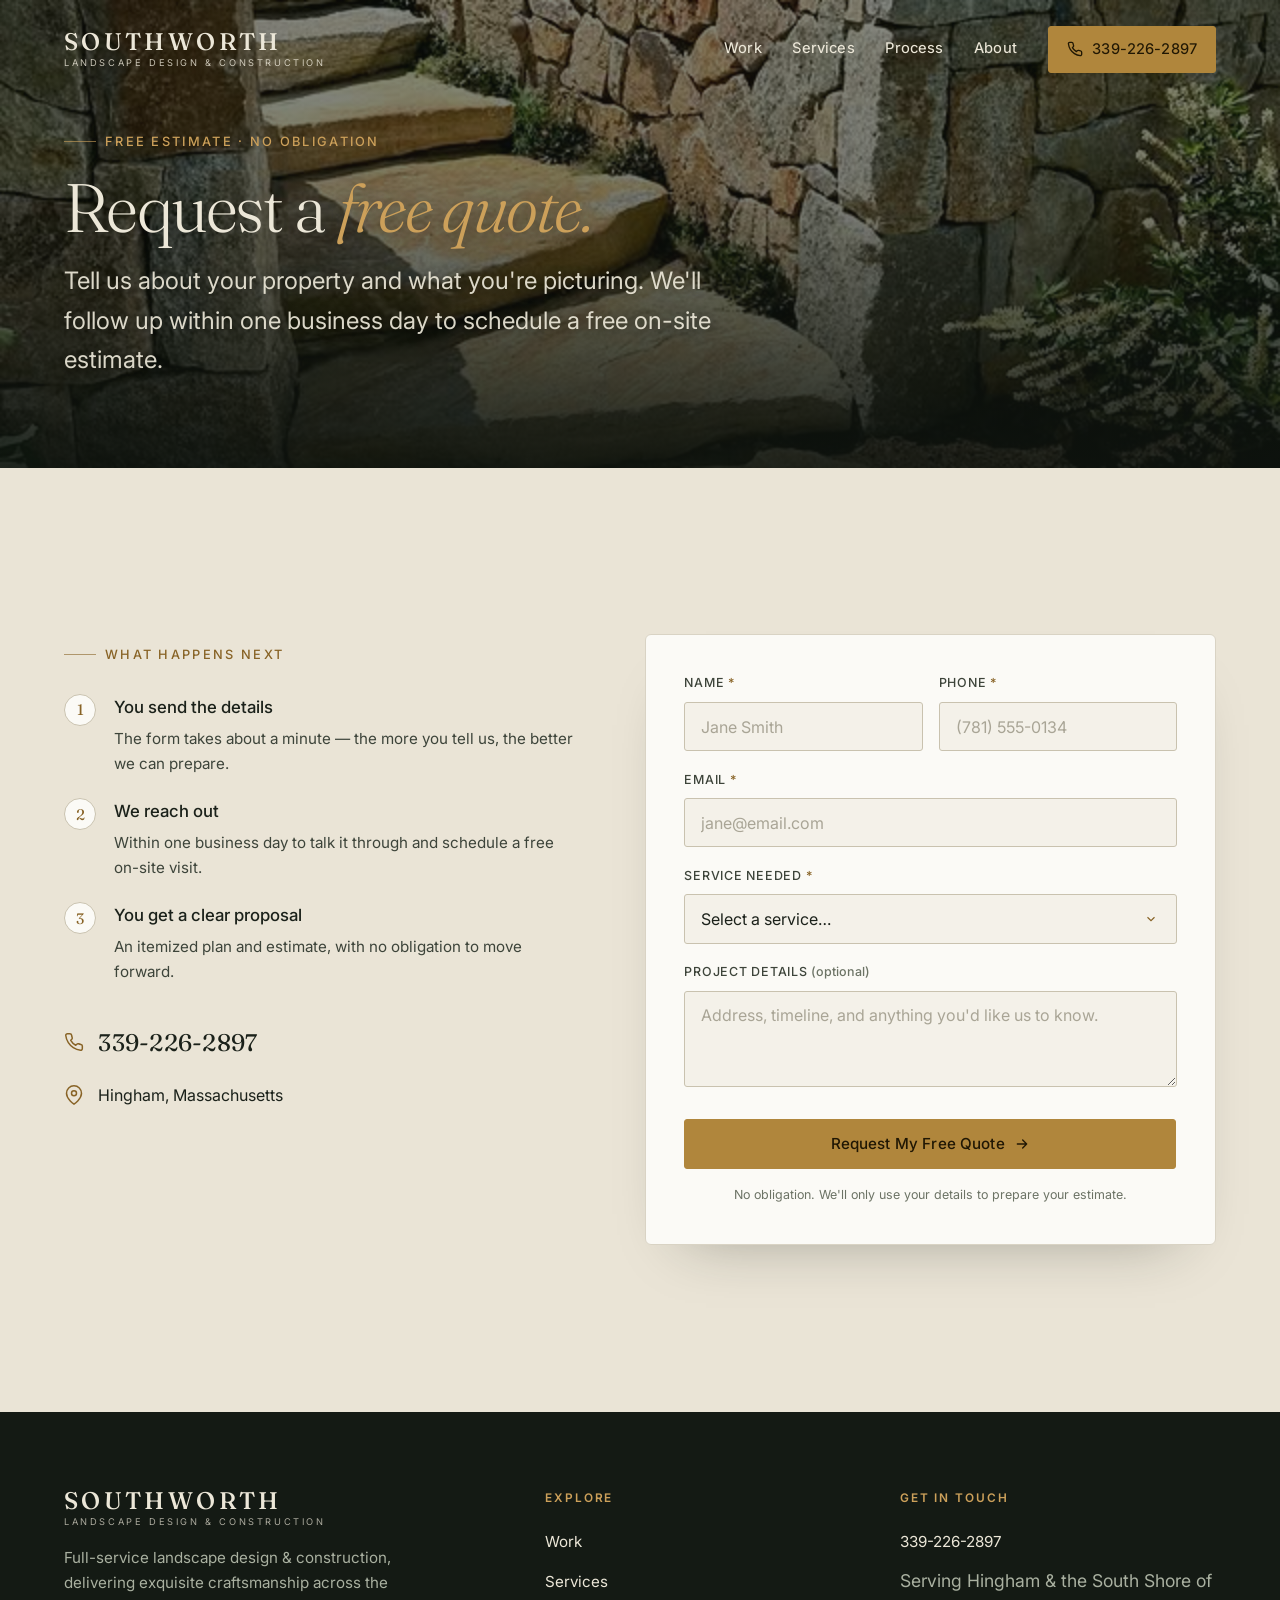
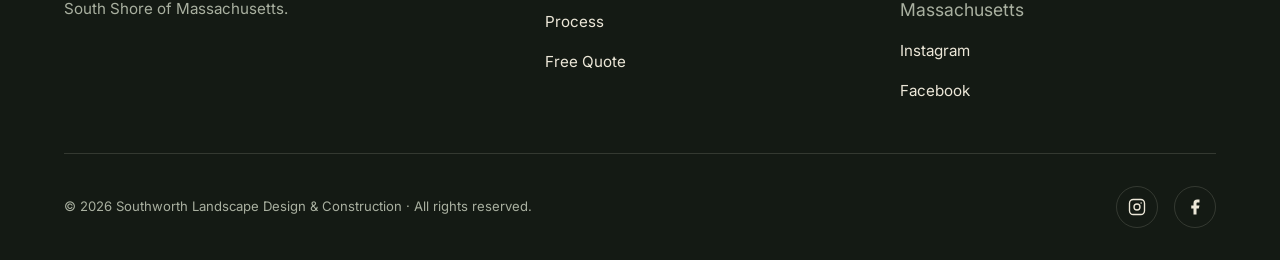
<file: quote.html>
<!DOCTYPE html>
<html lang="en">
<head>
<meta charset="UTF-8" />
<meta name="viewport" content="width=device-width, initial-scale=1" />
<title>Request a Free Quote — Southworth Landscape Design &amp; Construction</title>
<meta name="description" content="Request a free, no-obligation estimate from Southworth Landscape Design & Construction — landscaping, lighting, stonework, and site work on the South Shore of Massachusetts." />
<meta name="robots" content="index,follow" />
<meta property="og:title" content="Request a Free Quote — Southworth Landscape" />
<meta property="og:description" content="Tell us about your property and we'll put together a free, no-obligation estimate — usually within one business day." />
<meta property="og:image" content="assets/img/ig02_outdoorliving.jpg" />
<meta property="og:type" content="website" />
<meta name="theme-color" content="#141A14" />
<link rel="icon" href="data:image/svg+xml,%3Csvg xmlns='http://www.w3.org/2000/svg' viewBox='0 0 32 32'%3E%3Crect width='32' height='32' rx='6' fill='%23141A14'/%3E%3Ctext x='16' y='23' font-family='Georgia,serif' font-size='20' font-weight='600' fill='%23B0863C' text-anchor='middle'%3ES%3C/text%3E%3C/svg%3E" />

<link rel="preconnect" href="https://fonts.googleapis.com" />
<link rel="preconnect" href="https://fonts.gstatic.com" crossorigin />
<link rel="preload" as="image" href="assets/img/ig02_outdoorliving.jpg" />
<link href="https://fonts.googleapis.com/css2?family=Fraunces:ital,opsz,wght@0,9..144,300;0,9..144,400;0,9..144,500;1,9..144,300;1,9..144,400&family=Inter:wght@300;400;500;600&display=swap" rel="stylesheet" />
<link rel="stylesheet" href="css/styles.css" />
</head>
<body>

<!-- ============================================================= HEADER -->
<header class="header" id="header">
  <a href="index.html" class="brandmark" aria-label="Southworth Landscape — home">
    <span class="name">SOUTHWORTH</span>
    <span class="sub">Landscape Design &amp; Construction</span>
  </a>

  <nav class="nav" id="nav" aria-label="Primary">
    <div class="nav-links">
      <a href="index.html#work" class="ulink">Work</a>
      <a href="index.html#services" class="ulink">Services</a>
      <a href="index.html#process" class="ulink">Process</a>
      <a href="index.html#about" class="ulink">About</a>
    </div>
    <a href="#" class="btn btn--primary header-cta phone-link">
      <svg width="16" height="16" viewBox="0 0 24 24" fill="none" stroke="currentColor" stroke-width="2" stroke-linecap="round" stroke-linejoin="round"><path d="M22 16.92v3a2 2 0 0 1-2.18 2 19.79 19.79 0 0 1-8.63-3.07 19.5 19.5 0 0 1-6-6 19.79 19.79 0 0 1-3.07-8.67A2 2 0 0 1 4.11 2h3a2 2 0 0 1 2 1.72c.13.96.36 1.9.7 2.81a2 2 0 0 1-.45 2.11L8.09 9.91a16 16 0 0 0 6 6l1.27-1.27a2 2 0 0 1 2.11-.45c.9.34 1.85.57 2.81.7A2 2 0 0 1 22 16.92z"/></svg>
      <span class="phone-text">339-226-2897</span>
    </a>
  </nav>

  <button class="menu-btn" id="menuBtn" aria-label="Menu" aria-expanded="false" aria-controls="nav"><span></span></button>
</header>

<main id="top">

  <!-- ==================================================== QUOTE HERO -->
  <section class="qhero">
    <img src="assets/img/ig02_outdoorliving.jpg" alt="Natural stone steps and fieldstone walls by Southworth Landscape" />
    <div class="qhero__inner">
      <span class="eyebrow">Free estimate · No obligation</span>
      <h1>Request a <em>free quote.</em></h1>
      <p>Tell us about your property and what you're picturing. We'll follow up within one business day to schedule a free on-site estimate.</p>
    </div>
  </section>

  <!-- ==================================================== QUOTE FORM -->
  <section class="section quote">
    <div class="wrap">
      <div class="quote__grid">
        <div class="quote__aside" data-reveal>
          <span class="eyebrow">What happens next</span>
          <ol class="expect">
            <li><span>1</span><div><strong>You send the details</strong><p>The form takes about a minute — the more you tell us, the better we can prepare.</p></div></li>
            <li><span>2</span><div><strong>We reach out</strong><p>Within one business day to talk it through and schedule a free on-site visit.</p></div></li>
            <li><span>3</span><div><strong>You get a clear proposal</strong><p>An itemized plan and estimate, with no obligation to move forward.</p></div></li>
          </ol>
          <div class="quote__contact">
            <a href="#" class="ulink phone-link">
              <svg width="20" height="20" viewBox="0 0 24 24" fill="none" stroke="currentColor" stroke-width="1.8" stroke-linecap="round" stroke-linejoin="round"><path d="M22 16.92v3a2 2 0 0 1-2.18 2 19.79 19.79 0 0 1-8.63-3.07 19.5 19.5 0 0 1-6-6 19.79 19.79 0 0 1-3.07-8.67A2 2 0 0 1 4.11 2h3a2 2 0 0 1 2 1.72c.13.96.36 1.9.7 2.81a2 2 0 0 1-.45 2.11L8.09 9.91a16 16 0 0 0 6 6l1.27-1.27a2 2 0 0 1 2.11-.45c.9.34 1.85.57 2.81.7A2 2 0 0 1 22 16.92z"/></svg>
              <span class="big phone-text">339-226-2897</span>
            </a>
            <div>
              <svg width="20" height="20" viewBox="0 0 24 24" fill="none" stroke="currentColor" stroke-width="1.8" stroke-linecap="round" stroke-linejoin="round"><path d="M21 10c0 7-9 13-9 13s-9-6-9-13a9 9 0 0 1 18 0z"/><circle cx="12" cy="10" r="3"/></svg>
              <span class="loc-text">Hingham, Massachusetts</span>
            </div>
          </div>
        </div>

        <div data-reveal>
          <form class="form" id="quoteForm" novalidate>
            <div class="field-row">
              <div class="field">
                <label for="name">Name <span class="req">*</span></label>
                <input type="text" id="name" name="name" autocomplete="name" required placeholder="Jane Smith" />
                <div class="field__err">Please enter your name.</div>
              </div>
              <div class="field">
                <label for="phone">Phone <span class="req">*</span></label>
                <input type="tel" id="phone" name="phone" autocomplete="tel" required inputmode="tel" placeholder="(781) 555-0134" />
                <div class="field__err">Please enter a valid phone number.</div>
              </div>
            </div>

            <div class="field">
              <label for="email">Email <span class="req">*</span></label>
              <input type="email" id="email" name="email" autocomplete="email" required placeholder="jane@email.com" />
              <div class="field__err">Please enter a valid email address.</div>
            </div>

            <div class="field">
              <label for="service">Service needed <span class="req">*</span></label>
              <select id="service" name="service" required>
                <option value="" selected disabled>Select a service…</option>
                <!-- options from config.js -->
              </select>
              <div class="field__err">Please choose a service.</div>
            </div>

            <div class="field" id="otherWrap">
              <label for="otherService">Tell us what you need <span class="req">*</span></label>
              <input type="text" id="otherService" name="other_service" placeholder="e.g. drainage, patio, full property design…" />
              <div class="field__err">Please describe what you need.</div>
            </div>

            <div class="field">
              <label for="message">Project details <span style="text-transform:none;letter-spacing:0;color:var(--ink-3)">(optional)</span></label>
              <textarea id="message" name="message" placeholder="Address, timeline, and anything you'd like us to know."></textarea>
            </div>

            <button type="submit" class="btn btn--primary form__submit" id="submitBtn">
              <span class="label">Request My Free Quote</span>
              <svg class="arrow" width="16" height="16" viewBox="0 0 24 24" fill="none" stroke="currentColor" stroke-width="2" stroke-linecap="round" stroke-linejoin="round"><path d="M5 12h14M13 6l6 6-6 6"/></svg>
            </button>
            <p class="form__note">No obligation. We'll only use your details to prepare your estimate.</p>
            <div class="form__status" id="formStatus" role="status" aria-live="polite"></div>
          </form>
        </div>
      </div>
    </div>
  </section>
</main>

<!-- ============================================================= FOOTER -->
<footer class="footer">
  <div class="wrap">
    <div class="footer__top">
      <div>
        <a href="index.html" class="brandmark">
          <span class="name">SOUTHWORTH</span>
          <span class="sub">Landscape Design &amp; Construction</span>
        </a>
        <p class="footer__tag">Full-service landscape design &amp; construction, delivering exquisite craftsmanship across the South Shore of Massachusetts.</p>
      </div>
      <div>
        <h4>Explore</h4>
        <ul>
          <li><a href="index.html#work" class="ulink">Work</a></li>
          <li><a href="index.html#services" class="ulink">Services</a></li>
          <li><a href="index.html#process" class="ulink">Process</a></li>
          <li><a href="quote.html" class="ulink">Free Quote</a></li>
        </ul>
      </div>
      <div>
        <h4>Get in touch</h4>
        <ul id="footContact"><!-- from config.js --></ul>
      </div>
    </div>
    <div class="footer__bottom">
      <span id="copy">© Southworth Landscape Design &amp; Construction</span>
      <div class="footer__social" id="footSocial"><!-- from config.js --></div>
    </div>
  </div>
</footer>

<script src="config.js"></script>
<script src="js/main.js"></script>
</body>
</html>
</file>
<file: css/styles.css>
/* =============================================================================
   SOUTHWORTH LANDSCAPE — Premium craft stylesheet
   Palette derived from the brand's own work: fieldstone brass, granite grey,
   deep evergreen, warm bone. Type: Fraunces (display) + Inter (UI/body).
   ============================================================================= */

/* ----------------------------------------------------------------- TOKENS -- */
:root {
  /* surfaces */
  --ground:   #F4F1E9;   /* warm bone — dominant light surface */
  --ground-2: #EAE4D6;   /* deeper bone — alternating sections */
  --paper:    #FBFAF6;   /* lightest — cards */
  /* ink */
  --ink:   #1B211A;      /* off-black, warm green-black */
  --ink-2: #3D443A;      /* secondary text */
  --ink-3: #6C7365;      /* muted / captions */
  /* deep (dark sections) */
  --deep:   #141A14;     /* deep pine near-black */
  --deep-2: #1E2A1F;     /* pine */
  --on-deep:   #ECE7D8;  /* text on dark */
  --on-deep-2: #A9B0A0;  /* muted text on dark */
  /* accent — aged brass (also ties to landscape lighting) */
  --brass:      #B0863C;
  --brass-2:    #CCA05A; /* lighter, for dark backgrounds */
  --brass-deep: #886326; /* accent text on light (AA) */
  /* lines */
  --line:      #D9D3C4;
  --line-2:    #C9C2AF;
  --line-dark: rgba(236,231,216,.15);

  /* type */
  --serif: "Fraunces", "Times New Roman", Georgia, serif;
  --sans:  "Inter", system-ui, -apple-system, "Segoe UI", Roboto, sans-serif;

  /* fluid type scale (~1.28 ratio) */
  --fs-eyebrow: clamp(.72rem, .68rem + .2vw, .8rem);
  --fs-body:    clamp(1rem, .96rem + .25vw, 1.1rem);
  --fs-lead:    clamp(1.18rem, 1.05rem + .6vw, 1.5rem);
  --fs-h3:      clamp(1.35rem, 1.15rem + .9vw, 1.9rem);
  --fs-h2:      clamp(2rem, 1.4rem + 2.6vw, 3.6rem);
  --fs-display: clamp(2.9rem, 1.4rem + 6.4vw, 6.6rem);

  /* spacing */
  --pad-x: clamp(1.25rem, 5vw, 6rem);
  --section: clamp(5.5rem, 4rem + 8vw, 11rem);
  --maxw: 1280px;

  /* motion */
  --ease-expo:  cubic-bezier(.16, 1, .3, 1);
  --ease-quart: cubic-bezier(.25, 1, .5, 1);
  --ease-soft:  cubic-bezier(.4, 0, .2, 1);

  --radius: 3px;
}

/* ----------------------------------------------------------------- RESET -- */
*, *::before, *::after { box-sizing: border-box; }
html { -webkit-text-size-adjust: 100%; scroll-behavior: smooth; }
@media (prefers-reduced-motion: reduce) { html { scroll-behavior: auto; } }

body {
  margin: 0;
  font-family: var(--sans);
  font-size: var(--fs-body);
  line-height: 1.65;
  color: var(--ink);
  background: var(--ground);
  -webkit-font-smoothing: antialiased;
  text-rendering: optimizeLegibility;
  overflow-x: hidden;
}
img, video { max-width: 100%; display: block; }
a { color: inherit; text-decoration: none; }
button { font-family: inherit; cursor: pointer; }
::selection { background: var(--brass); color: #fff; }

h1, h2, h3 { font-family: var(--serif); font-weight: 400; margin: 0;
  letter-spacing: -.02em; line-height: 1.05; }

/* ----------------------------------------------------------- LAYOUT UTILS -- */
.wrap { width: 100%; max-width: var(--maxw); margin-inline: auto;
  padding-inline: var(--pad-x); }
.section { padding-block: var(--section); }
/* offset anchor jumps so section tops clear the fixed header */
section[id], #top { scroll-margin-top: 84px; }

.eyebrow {
  display: inline-flex; align-items: center; gap: .7em;
  font-family: var(--sans); font-size: var(--fs-eyebrow); font-weight: 500;
  text-transform: uppercase; letter-spacing: .18em; color: var(--brass-deep);
}
.eyebrow::before {
  content: ""; width: 2rem; height: 1px; background: currentColor; opacity: .6;
}
.eyebrow.center::before { display: none; }

.lead { font-size: var(--fs-lead); line-height: 1.5; color: var(--ink-2);
  max-width: 34ch; }
p { max-width: 65ch; }

/* buttons ------------------------------------------------------------------ */
.btn {
  --bg: var(--ink); --fg: var(--ground);
  display: inline-flex; align-items: center; gap: .6em;
  padding: .95em 1.6em; font-family: var(--sans); font-size: .95rem;
  font-weight: 500; letter-spacing: .01em; color: var(--fg);
  background: var(--bg); border: 1px solid var(--bg); border-radius: var(--radius);
  transition: background .4s var(--ease-soft), color .4s var(--ease-soft),
              border-color .4s var(--ease-soft), transform .4s var(--ease-expo);
  will-change: transform;
}
.btn .arrow { transition: transform .45s var(--ease-expo); }
.btn:hover .arrow { transform: translateX(5px); }
.btn:focus-visible { outline: 2px solid var(--brass); outline-offset: 3px; }

.btn--primary { --bg: var(--brass); --fg: #201704; }
.btn--primary:hover { --bg: #9E7730; }

.btn--ghost {
  --bg: transparent; --fg: var(--ink); border-color: var(--line-2);
}
.btn--ghost:hover { --fg: var(--ink); border-color: var(--ink); }

.btn--on-dark.btn--ghost { --fg: var(--on-deep); border-color: rgba(236,231,216,.35); }
.btn--on-dark.btn--ghost:hover { border-color: var(--on-deep); }

/* animated underline link -------------------------------------------------- */
.ulink { position: relative; padding-bottom: 2px; }
.ulink::after {
  content: ""; position: absolute; left: 0; bottom: 0; height: 1px; width: 100%;
  background: currentColor; transform: scaleX(0); transform-origin: right;
  transition: transform .5s var(--ease-expo);
}
.ulink:hover::after { transform: scaleX(1); transform-origin: left; }

/* =============================================================== HEADER === */
.header {
  position: fixed; inset: 0 0 auto 0; z-index: 100;
  display: flex; align-items: center; justify-content: space-between;
  gap: 2rem; padding: clamp(1rem, 2vw, 1.6rem) var(--pad-x);
  color: var(--on-deep);
  transition: background .6s var(--ease-soft), color .6s var(--ease-soft),
              padding .6s var(--ease-soft), box-shadow .6s var(--ease-soft),
              border-color .6s var(--ease-soft);
  border-bottom: 1px solid transparent;
}
.header.scrolled {
  background: rgba(244,241,233,.86);
  -webkit-backdrop-filter: blur(14px); backdrop-filter: blur(14px);
  color: var(--ink); border-bottom-color: var(--line);
  padding-block: clamp(.7rem, 1.4vw, 1rem);
}
.brandmark { display: flex; flex-direction: column; line-height: 1; }
.brandmark .name {
  font-family: var(--serif); font-size: clamp(1.15rem, 1rem + .8vw, 1.5rem);
  letter-spacing: .14em; font-weight: 500;
}
.brandmark .sub {
  font-family: var(--sans); font-size: .58rem; letter-spacing: .28em;
  text-transform: uppercase; margin-top: .45em; opacity: .82;
}
.nav { display: flex; align-items: center; gap: clamp(1.4rem, 2.4vw, 2.6rem); }
.nav a { font-family: var(--sans); font-size: .92rem; font-weight: 450;
  letter-spacing: .01em; }
.nav .btn { padding: .7em 1.25em; }
.nav-links { display: flex; align-items: center; gap: clamp(1.4rem, 2.4vw, 2.6rem); }

.header .header-cta { display: inline-flex; }

/* mobile menu toggle */
.menu-btn {
  display: none; background: none; border: 0; color: inherit;
  width: 44px; height: 44px; margin: -10px -10px -10px 0;
  align-items: center; justify-content: center;
}
.menu-btn span { position: relative; width: 24px; height: 1.5px; background: currentColor;
  transition: background .3s; }
.menu-btn span::before, .menu-btn span::after {
  content: ""; position: absolute; left: 0; width: 24px; height: 1.5px;
  background: currentColor; transition: transform .4s var(--ease-expo), top .3s; }
.menu-btn span::before { top: -7px; }
.menu-btn span::after  { top: 7px; }
body.menu-open .menu-btn span { background: transparent; }
body.menu-open .menu-btn span::before { top: 0; transform: rotate(45deg); }
body.menu-open .menu-btn span::after  { top: 0; transform: rotate(-45deg); }

/* =================================================================== HERO === */
.hero { position: relative; min-height: 100svh; display: flex; align-items: flex-end;
  overflow: hidden; color: var(--on-deep); isolation: isolate; }
.hero__media { position: absolute; inset: 0; z-index: -2; }
.hero__media video, .hero__media img {
  width: 100%; height: 100%; object-fit: cover; object-position: center;
}
/* legibility gradient — not a flat black */
.hero__scrim {
  position: absolute; inset: 0; z-index: -1;
  background:
    linear-gradient(to top, rgba(14,19,14,.90) 0%, rgba(14,19,14,.62) 30%, rgba(14,19,14,.36) 54%, rgba(14,19,14,.20) 74%, rgba(14,19,14,.48) 100%);
}
.hero__inner { width: 100%; max-width: var(--maxw); margin-inline: auto;
  padding: 0 var(--pad-x) clamp(3.5rem, 8vh, 7rem); }
.hero__eyebrow { color: var(--brass-2); margin-bottom: 1.4rem; }
.hero__eyebrow::before { background: var(--brass-2); opacity: .8; }
.hero h1 {
  font-size: var(--fs-display); font-weight: 300; max-width: 16ch;
  letter-spacing: -.025em; text-wrap: balance;
  text-shadow: 0 2px 28px rgba(8,12,8,.55), 0 1px 2px rgba(8,12,8,.42);
}
.hero h1 em { font-style: italic; color: var(--brass-2); }
.hero__sub { margin: 1.6rem 0 2.4rem; font-size: var(--fs-lead); line-height: 1.5;
  color: rgba(236,231,216,.9); max-width: 46ch; font-weight: 350;
  text-shadow: 0 1px 14px rgba(8,12,8,.55); }
.hero__eyebrow { text-shadow: 0 1px 10px rgba(8,12,8,.5); }
.hero__cta { display: flex; flex-wrap: wrap; gap: 1rem; align-items: center; }

.scrollcue { position: absolute; left: 50%; bottom: 1.4rem; transform: translateX(-50%);
  z-index: 2; display: flex; flex-direction: column; align-items: center; gap: .6rem;
  font-size: .62rem; letter-spacing: .25em; text-transform: uppercase;
  color: rgba(236,231,216,.7); }
.scrollcue .line { width: 1px; height: 46px; background: linear-gradient(var(--brass-2), transparent);
  animation: cue 2.4s var(--ease-soft) infinite; transform-origin: top; }
@keyframes cue { 0%,100%{ transform: scaleY(.35); opacity:.4 } 50%{ transform: scaleY(1); opacity:1 } }

/* ================================================================= INTRO === */
.intro { background: var(--ground); }
.intro__grid { display: grid; grid-template-columns: 1fr; gap: clamp(2rem, 5vw, 4.5rem);
  align-items: end; }
@media (min-width: 900px) { .intro__grid { grid-template-columns: 1.1fr .9fr; } }
.intro h2 { font-size: var(--fs-h2); max-width: 15ch; font-weight: 300; }
.intro h2 em { font-style: italic; color: var(--brass-deep); }
.intro__body p { color: var(--ink-2); }
.intro__body p + p { margin-top: 1.1rem; }
.intro__sign { margin-top: 1.8rem; font-family: var(--serif); font-style: italic;
  font-size: 1.15rem; color: var(--ink); }
.intro__sign span { display: block; font-family: var(--sans); font-style: normal;
  font-size: .74rem; letter-spacing: .16em; text-transform: uppercase;
  color: var(--ink-3); margin-top: .5rem; }

/* trust strip */
.trust { border-top: 1px solid var(--line); border-bottom: 1px solid var(--line);
  margin-top: clamp(3rem, 6vw, 5rem); }
.trust__row { display: grid; grid-template-columns: repeat(2, 1fr); }
@media (min-width: 760px) { .trust__row { grid-template-columns: repeat(4, 1fr); } }
.trust__item { padding: clamp(1.5rem,3vw,2.4rem) 0; display: flex; flex-direction: column;
  gap: .4rem; border-right: 1px solid var(--line); align-items: center; text-align: center; }
.trust__item:last-child { border-right: 0; }
@media (max-width: 759px) {
  .trust__item:nth-child(2n) { border-right: 0; }
  .trust__item:nth-child(-n+2) { border-bottom: 1px solid var(--line); }
}
.trust__item .k { font-family: var(--serif); font-size: clamp(1.3rem,1rem+1vw,1.8rem);
  color: var(--ink); letter-spacing: -.01em; }
.trust__item .v { font-size: .74rem; letter-spacing: .14em; text-transform: uppercase;
  color: var(--ink-3); }

/* ============================================================== SERVICES === */
.services { background: var(--ground-2); }
.sec-head { display: grid; gap: 1.2rem; margin-bottom: clamp(2.5rem, 5vw, 4rem);
  grid-template-columns: 1fr; }
@media (min-width: 900px) { .sec-head { grid-template-columns: 1.2fr 1fr; align-items: end; } }
.sec-head h2 { font-size: var(--fs-h2); font-weight: 300; max-width: 16ch; }
.sec-head h2 em { font-style: italic; color: var(--brass-deep); }
.sec-head__aside { color: var(--ink-2); }
.sec-head__aside p { max-width: 42ch; }

.svc-grid { display: grid; grid-template-columns: 1fr; gap: clamp(1rem, 2vw, 1.5rem); }
@media (min-width: 640px) { .svc-grid { grid-template-columns: repeat(2, 1fr); } }
@media (min-width: 1000px) { .svc-grid { grid-template-columns: repeat(3, 1fr); } }

.svc {
  position: relative; overflow: hidden; border-radius: var(--radius);
  background: var(--deep); color: var(--on-deep); min-height: clamp(320px, 42vw, 420px);
  display: flex; flex-direction: column; justify-content: flex-end;
  isolation: isolate;
}
.svc__img { position: absolute; inset: 0; z-index: -2; }
.svc__img img { width: 100%; height: 100%; object-fit: cover;
  transition: transform 1.1s var(--ease-expo); }
.svc:hover .svc__img img { transform: scale(1.06); }
.svc::after { content: ""; position: absolute; inset: 0; z-index: -1;
  background: linear-gradient(to top, rgba(12,17,12,.9) 8%, rgba(12,17,12,.35) 52%, rgba(12,17,12,.1) 100%);
  transition: background .5s var(--ease-soft); }
.svc:hover::after { background: linear-gradient(to top, rgba(12,17,12,.94) 12%, rgba(12,17,12,.45) 58%, rgba(12,17,12,.15) 100%); }
.svc__body { padding: clamp(1.4rem, 2.5vw, 2rem); position: relative; }
.svc__num { font-family: var(--sans); font-size: .72rem; letter-spacing: .16em;
  color: var(--brass-2); margin-bottom: .8rem; display: block; }
.svc h3 { font-size: var(--fs-h3); color: var(--on-deep); margin-bottom: .6rem; }
.svc p { font-size: .95rem; color: var(--on-deep-2); line-height: 1.55;
  max-height: 0; opacity: 0; overflow: hidden;
  transition: max-height .6s var(--ease-expo), opacity .5s var(--ease-soft), margin .6s var(--ease-expo); }
.svc:hover p, .svc:focus-within p { max-height: 8rem; opacity: 1; }
.svc__tags { display: flex; flex-wrap: wrap; gap: .5rem; margin-top: 1rem; }
.svc__tags span { font-size: .68rem; letter-spacing: .08em; text-transform: uppercase;
  color: var(--on-deep); border: 1px solid rgba(236,231,216,.28); padding: .3em .7em;
  border-radius: 40px; }

/* ================================================================== WORK === */
.work { background: var(--ground); }
.work__grid { display: grid; grid-template-columns: 1fr; gap: clamp(.8rem, 1.5vw, 1.2rem); }
@media (min-width: 620px)  { .work__grid { grid-template-columns: repeat(2, 1fr); } }
@media (min-width: 1000px) { .work__grid { grid-template-columns: repeat(3, 1fr); } }
.tile { position: relative; overflow: hidden; border-radius: var(--radius);
  background: var(--deep-2); aspect-ratio: 4/5; isolation: isolate; }
.tile.wide { grid-column: span 1; }
@media (min-width: 620px) { .tile.wide { grid-column: span 2; aspect-ratio: 16/10; } }
.tile img { width: 100%; height: 100%; object-fit: cover;
  transition: transform 1.2s var(--ease-expo), filter .6s var(--ease-soft); }
.tile:hover img { transform: scale(1.05); }
.tile__cap { position: absolute; inset: auto 0 0 0; padding: 1.4rem;
  display: flex; align-items: flex-end; justify-content: space-between; gap: 1rem;
  color: var(--on-deep);
  background: linear-gradient(to top, rgba(12,17,12,.8), transparent);
  opacity: 0; transform: translateY(10px);
  transition: opacity .5s var(--ease-soft), transform .6s var(--ease-expo); }
.tile:hover .tile__cap, .tile:focus-within .tile__cap { opacity: 1; transform: none; }
.tile__cap .t { font-family: var(--serif); font-size: 1.15rem; }
.tile__cap .m { font-size: .7rem; letter-spacing: .12em; text-transform: uppercase;
  color: var(--brass-2); }

/* =============================================================== PROCESS === */
.process { background: var(--deep); color: var(--on-deep); position: relative; overflow: hidden; }
.process .eyebrow { color: var(--brass-2); }
.process .eyebrow::before { background: var(--brass-2); }
.process__grid { display: grid; grid-template-columns: 1fr; gap: clamp(2.5rem, 5vw, 5rem);
  align-items: start; }
@media (min-width: 940px) { .process__grid { grid-template-columns: .85fr 1.15fr; } }
.process h2 { font-size: var(--fs-h2); color: var(--on-deep); font-weight: 300; max-width: 14ch; }
.process h2 em { font-style: italic; color: var(--brass-2); }
.process__intro { color: var(--on-deep-2); margin-top: 1.4rem; }
.steps { display: grid; gap: 0; }
.step { display: grid; grid-template-columns: auto 1fr; gap: clamp(1.2rem, 2.5vw, 2.2rem);
  padding: clamp(1.6rem, 3vw, 2.2rem) 0; border-top: 1px solid var(--line-dark); }
.step:last-child { border-bottom: 1px solid var(--line-dark); }
.step__n { font-family: var(--serif); font-size: 1.05rem; color: var(--brass-2);
  padding-top: .2rem; }
.step h3 { font-size: var(--fs-h3); color: var(--on-deep); margin-bottom: .5rem; font-weight: 400; }
.step p { color: var(--on-deep-2); font-size: .98rem; max-width: 48ch; }

/* ================================================================= ABOUT === */
.about { position: relative; }
.about__band { position: relative; min-height: clamp(420px, 60vh, 640px);
  display: flex; align-items: center; overflow: hidden; color: var(--on-deep); isolation: isolate; }
.about__band img { position: absolute; inset: 0; width: 100%; height: 100%;
  object-fit: cover; z-index: -2; }
.about__band::after { content: ""; position: absolute; inset: 0; z-index: -1;
  background: linear-gradient(90deg, rgba(12,17,12,.88) 0%, rgba(12,17,12,.6) 45%, rgba(12,17,12,.25) 100%); }
.about__card { max-width: 46ch; }
.about__card h2 { font-size: var(--fs-h2); color: var(--on-deep); font-weight: 300; }
.about__card h2 em { font-style: italic; color: var(--brass-2); }
.about__card p { color: rgba(236,231,216,.88); margin-top: 1.3rem; }
.about__points { display: flex; flex-wrap: wrap; gap: 1.6rem 2.4rem; margin-top: 2rem; }
.about__points li { list-style: none; display: flex; align-items: center; gap: .6rem;
  font-size: .92rem; color: var(--on-deep); }
.about__points svg { flex: none; color: var(--brass-2); }

/* ================================================================= QUOTE === */
.quote { background: var(--ground-2); }
.quote__grid { display: grid; grid-template-columns: 1fr; gap: clamp(2.5rem, 5vw, 4.5rem);
  align-items: start; }
@media (min-width: 940px) { .quote__grid { grid-template-columns: .95fr 1.05fr; } }
.quote h2 { font-size: var(--fs-h2); font-weight: 300; max-width: 13ch; }
.quote h2 em { font-style: italic; color: var(--brass-deep); }
.quote__aside p { color: var(--ink-2); margin-top: 1.3rem; }
.quote__contact { margin-top: 2.4rem; display: grid; gap: 1.1rem; }
.quote__contact a, .quote__contact div { display: flex; align-items: center; gap: .9rem;
  color: var(--ink); font-size: 1rem; }
.quote__contact svg { flex: none; color: var(--brass-deep); }
.quote__contact .big { font-family: var(--serif); font-size: 1.5rem; letter-spacing: .01em; }

/* form */
.form { background: var(--paper); border: 1px solid var(--line);
  border-radius: 6px; padding: clamp(1.5rem, 3vw, 2.6rem);
  box-shadow: 0 30px 60px -40px rgba(27,33,26,.4); }
.field { margin-bottom: 1.15rem; }
.field label { display: block; font-size: .78rem; letter-spacing: .06em;
  text-transform: uppercase; color: var(--ink-2); margin-bottom: .5rem; font-weight: 500; }
.field label .req { color: var(--brass-deep); }
.field input, .field select, .field textarea {
  width: 100%; font-family: var(--sans); font-size: 1rem; color: var(--ink);
  background: var(--ground); border: 1px solid var(--line-2); border-radius: var(--radius);
  padding: .85em 1em; transition: border-color .3s var(--ease-soft), box-shadow .3s var(--ease-soft);
  -webkit-appearance: none; appearance: none;
}
.field textarea { resize: vertical; min-height: 96px; }
.field select {
  background-image: url("data:image/svg+xml,%3Csvg xmlns='http://www.w3.org/2000/svg' width='14' height='14' viewBox='0 0 24 24' fill='none' stroke='%23886326' stroke-width='2'%3E%3Cpath d='M6 9l6 6 6-6'/%3E%3C/svg%3E");
  background-repeat: no-repeat; background-position: right 1.1em center; padding-right: 2.6em;
}
.field input:focus, .field select:focus, .field textarea:focus {
  outline: none; border-color: var(--brass); box-shadow: 0 0 0 3px rgba(176,134,60,.15); }
.field input::placeholder, .field textarea::placeholder { color: #a9a596; }
.field.invalid input, .field.invalid select { border-color: #b4462e; }
.field__err { display: none; color: #9c3b26; font-size: .78rem; margin-top: .4rem; }
.field.invalid .field__err { display: block; }
.field-row { display: grid; grid-template-columns: 1fr; gap: 0; }
@media (min-width: 560px) { .field-row { grid-template-columns: 1fr 1fr; gap: 1rem; } }
#otherWrap { display: none; }
#otherWrap.show { display: block; }
.form__submit { width: 100%; justify-content: center; margin-top: .4rem; }
.form__note { font-size: .78rem; color: var(--ink-3); margin: 1rem auto 0; text-align: center; }
.form__status { margin-top: 1rem; padding: 1rem 1.15rem; border-radius: var(--radius);
  font-size: .95rem; display: none; }
.form__status.show { display: block; }
.form__status.ok { background: rgba(140,140,60,.12); border: 1px solid var(--brass);
  color: #4a4118; }
.form__status.err { background: rgba(180,70,46,.1); border: 1px solid #b4462e; color: #7d3020; }

/* =============================================================== CTA BAND === */
.cta-band { background: var(--ground-2); text-align: center; }
.cta-band__inner { max-width: 46rem; margin-inline: auto; display: flex;
  flex-direction: column; align-items: center; }
.cta-band h2 { font-size: var(--fs-h2); font-weight: 300; margin-top: 1.1rem; max-width: 18ch; }
.cta-band h2 em { font-style: italic; color: var(--brass-deep); }
.cta-band p { color: var(--ink-2); margin-top: 1.2rem; max-width: 52ch; }
.cta-band__actions { display: flex; flex-wrap: wrap; gap: 1rem; justify-content: center;
  margin-top: 2.2rem; }

/* ======================================================== QUOTE PAGE HERO === */
.qhero { position: relative; min-height: clamp(360px, 52vh, 560px);
  display: flex; align-items: flex-end; overflow: hidden;
  color: var(--on-deep); isolation: isolate; }
.qhero img { position: absolute; inset: 0; width: 100%; height: 100%;
  object-fit: cover; object-position: center; z-index: -2; }
.qhero::after { content: ""; position: absolute; inset: 0; z-index: -1;
  background: linear-gradient(to top, rgba(14,19,14,.92) 0%, rgba(14,19,14,.55) 55%, rgba(14,19,14,.5) 100%); }
.qhero__inner { width: 100%; max-width: var(--maxw); margin-inline: auto;
  padding: 0 var(--pad-x) clamp(2.5rem, 5vw, 4rem); }
.qhero .eyebrow { color: var(--brass-2); }
.qhero .eyebrow::before { background: var(--brass-2); }
.qhero h1 { font-size: clamp(2.4rem, 1.4rem + 3.6vw, 4.4rem); font-weight: 300;
  letter-spacing: -.025em; margin-top: 1.2rem; text-shadow: 0 2px 24px rgba(8,12,8,.5); }
.qhero h1 em { font-style: italic; color: var(--brass-2); }
.qhero p { color: rgba(236,231,216,.92); margin-top: 1.1rem; font-size: var(--fs-lead);
  max-width: 46ch; text-shadow: 0 1px 12px rgba(8,12,8,.5); }

/* "what happens next" list on the quote page */
.expect { list-style: none; padding: 0; margin: 1.8rem 0 0; display: grid; gap: 1.4rem; }
.expect li { display: grid; grid-template-columns: auto 1fr; gap: 1.1rem; align-items: start; }
.expect li > span { flex: none; width: 2rem; height: 2rem; border-radius: 50%;
  display: grid; place-items: center; font-family: var(--serif); font-size: .95rem;
  color: var(--brass-deep); border: 1px solid var(--line-2); background: var(--paper); }
.expect strong { display: block; font-weight: 500; font-size: 1.05rem; color: var(--ink); }
.expect p { color: var(--ink-2); font-size: .95rem; margin: .25rem 0 0; }

/* ================================================================ FOOTER === */
.footer { background: var(--deep); color: var(--on-deep-2); padding-block: clamp(3.5rem, 6vw, 5rem) 2rem; }
.footer__top { display: grid; grid-template-columns: 1fr; gap: 2.4rem;
  padding-bottom: 3rem; border-bottom: 1px solid var(--line-dark); }
@media (min-width: 800px) { .footer__top { grid-template-columns: 1.4fr 1fr 1fr; } }
.footer .brandmark { color: var(--on-deep); }
.footer .brandmark .sub { opacity: .7; }
.footer__tag { margin-top: 1.2rem; max-width: 34ch; color: var(--on-deep-2); font-size: .95rem; }
.footer h4 { font-family: var(--sans); font-size: .74rem; letter-spacing: .16em;
  text-transform: uppercase; color: var(--brass-2); margin: 0 0 1.1rem; font-weight: 600; }
.footer ul { list-style: none; padding: 0; margin: 0; display: grid; gap: .7rem; }
.footer a { color: var(--on-deep); font-size: .95rem; }
.footer a:hover { color: var(--brass-2); }
.footer__bottom { display: flex; flex-wrap: wrap; gap: 1rem; justify-content: space-between;
  align-items: center; padding-top: 2rem; font-size: .82rem; color: var(--on-deep-2); }
.footer__social { display: flex; gap: 1rem; }
.footer__social a { display: inline-flex; width: 42px; height: 42px; align-items: center;
  justify-content: center; border: 1px solid var(--line-dark); border-radius: 50%;
  color: var(--on-deep); transition: background .4s var(--ease-soft), border-color .4s, color .4s; }
.footer__social a:hover { background: var(--brass); border-color: var(--brass); color: #201704; }

/* =========================================================== MOBILE NAV === */
@media (max-width: 880px) {
  .menu-btn { display: inline-flex; }
  .nav-links, .header .header-cta { display: none; }
  .nav {
    position: fixed; inset: 0; z-index: 90; flex-direction: column;
    justify-content: center; gap: 1.4rem; background: rgba(20,26,20,.97);
    -webkit-backdrop-filter: blur(8px); backdrop-filter: blur(8px);
    color: var(--on-deep); opacity: 0; pointer-events: none;
    transition: opacity .5s var(--ease-soft); }
  body.menu-open .nav { opacity: 1; pointer-events: auto; }
  body.menu-open .nav-links, body.menu-open .header .header-cta { display: flex; }
  .nav-links { flex-direction: column; gap: 1.6rem; text-align: center; }
  .nav-links a { font-size: 1.5rem; font-family: var(--serif); }
  .header .header-cta { margin-top: 1rem; }
  body.menu-open { overflow: hidden; }
  body.menu-open .header { color: var(--on-deep); background: transparent; border-color: transparent; }
}

/* ====================================================== TOUCH (no hover) === */
/* On touch devices there is no hover, so reveal the content that would
   otherwise be hover-gated. */
@media (hover: none), (max-width: 860px) {
  .svc p { max-height: 8rem; opacity: 1; margin-top: .2rem; }
  .svc__img img { transform: none; }
  .tile__cap { opacity: 1; transform: none;
    background: linear-gradient(to top, rgba(12,17,12,.85), rgba(12,17,12,.05) 70%, transparent); }
}

/* =========================================================== REDUCED MOT === */
@media (prefers-reduced-motion: reduce) {
  * { animation-duration: .001ms !important; animation-iteration-count: 1 !important;
      transition-duration: .001ms !important; }
  .about__band img { top: 0; height: 100%; }
}
</file>
